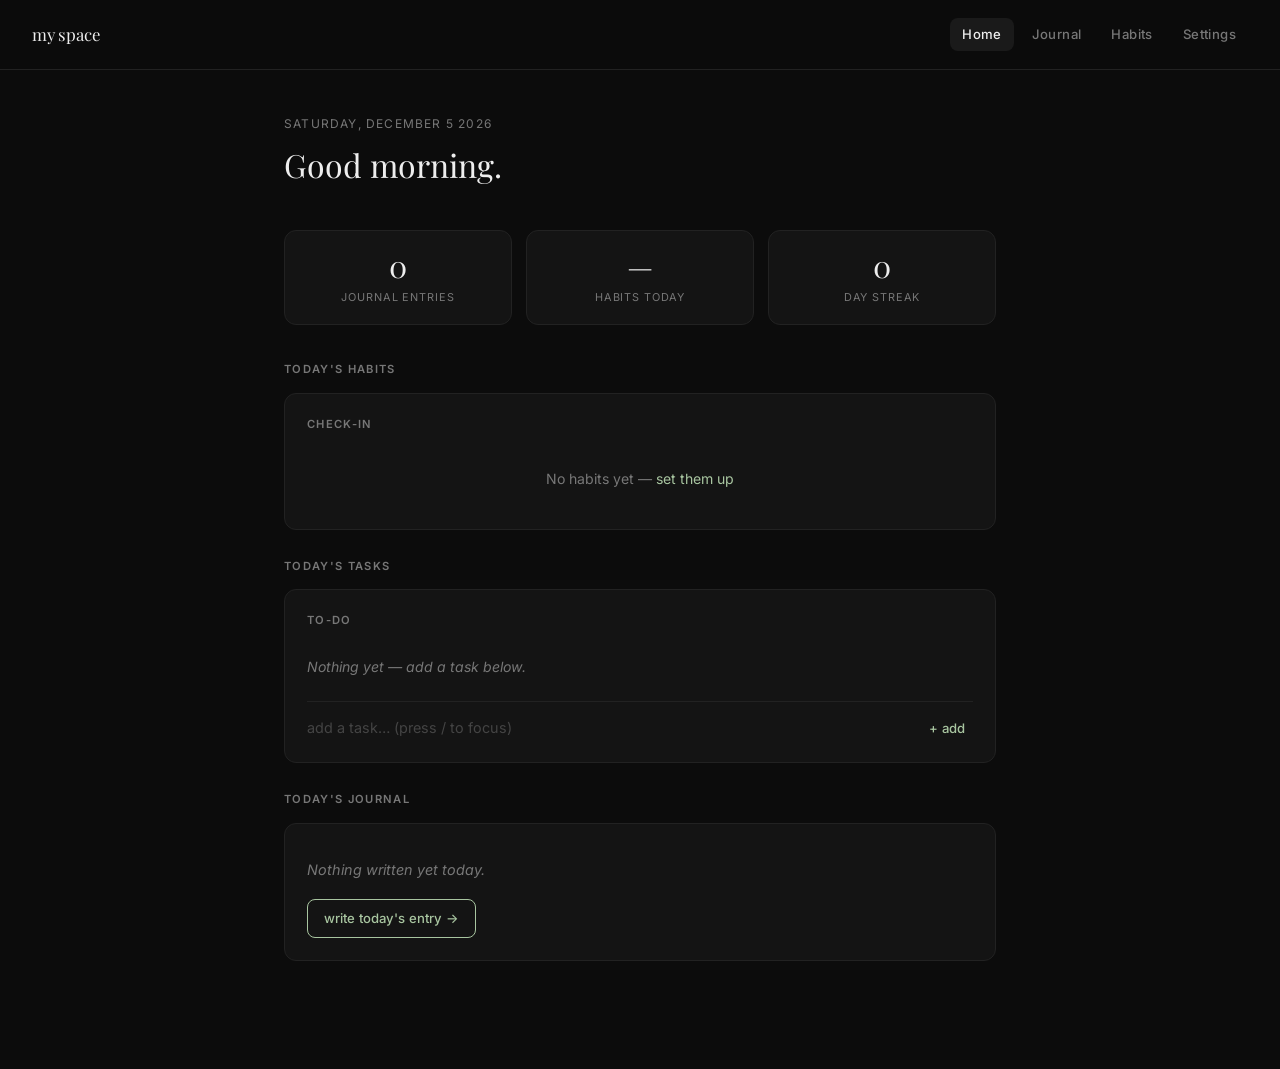
<file: index.html>
<!DOCTYPE html>
<html lang="en">
<head>
  <meta charset="UTF-8">
  <meta name="viewport" content="width=device-width, initial-scale=1.0">
  <title>My Space</title>
  <link rel="preconnect" href="https://fonts.googleapis.com">
  <link href="https://fonts.googleapis.com/css2?family=Inter:wght@300;400;500;600&family=Playfair+Display:ital,wght@0,400;1,400&display=swap" rel="stylesheet">
  <link rel="stylesheet" href="shared.css">
  <style>
    main { max-width: 760px; margin: 0 auto; padding: 44px 24px 80px; }

    .date-line { font-size: 0.75rem; color: var(--text-dim); text-transform: uppercase; letter-spacing: 0.1em; margin-bottom: 6px; }

    .greeting {
      font-family: 'Playfair Display', serif;
      font-size: 2rem;
      color: var(--text-bright);
      margin-bottom: 40px;
      font-weight: 400;
    }

    /* Stats */
    .stats-row { display: grid; grid-template-columns: repeat(3, 1fr); gap: 14px; margin-bottom: 36px; }

    .stat-box {
      background: var(--surface);
      border: 1px solid var(--border);
      border-radius: var(--radius);
      padding: 18px;
      text-align: center;
      transition: border-color 0.2s;
    }

    .stat-box:hover { border-color: var(--muted); }

    .stat-num {
      font-family: 'Playfair Display', serif;
      font-size: 1.9rem;
      color: var(--text-bright);
      display: block;
      line-height: 1.1;
    }

    .stat-label { font-size: 0.68rem; color: var(--text-dim); text-transform: uppercase; letter-spacing: 0.08em; margin-top: 6px; }

    /* Habits */
    .card-header { display: flex; justify-content: space-between; align-items: center; margin-bottom: 18px; }
    .card-progress { font-size: 0.78rem; color: var(--accent); font-weight: 600; }

    .habit-row {
      display: flex;
      align-items: center;
      gap: 12px;
      padding: 11px 0;
      border-bottom: 1px solid var(--border);
      cursor: pointer;
      user-select: none;
      transition: opacity 0.15s;
    }

    .habit-row:last-child { border-bottom: none; }
    .habit-row:active { opacity: 0.7; }

    .habit-check {
      width: 22px; height: 22px;
      border-radius: 50%;
      border: 1.5px solid var(--muted);
      flex-shrink: 0;
      display: flex; align-items: center; justify-content: center;
      transition: all 0.2s;
    }

    .habit-row.done .habit-check { background: var(--accent); border-color: var(--accent); }
    .habit-check svg { display: none; }
    .habit-row.done .habit-check svg { display: block; }

    .habit-emoji { font-size: 1rem; flex-shrink: 0; }

    .habit-name { flex: 1; font-size: 0.93rem; color: var(--text); transition: color 0.2s; }
    .habit-row.done .habit-name { color: var(--text-dim); text-decoration: line-through; }

    .habit-streak { font-size: 0.72rem; color: var(--text-dim); }
    .habit-row.done .habit-streak { color: var(--accent); }

    .no-habits { text-align: center; color: var(--text-dim); font-size: 0.88rem; padding: 16px 0; }
    .no-habits a { color: var(--accent); text-decoration: none; }

    /* Tasks */
    .task-row {
      display: flex;
      align-items: center;
      gap: 12px;
      padding: 11px 0;
      border-bottom: 1px solid var(--border);
    }

    .task-row:last-child { border-bottom: none; }

    .task-check {
      width: 20px; height: 20px;
      border-radius: 5px;
      border: 1.5px solid var(--muted);
      flex-shrink: 0;
      display: flex; align-items: center; justify-content: center;
      cursor: pointer;
      transition: all 0.2s;
    }

    .task-check:hover { border-color: var(--accent); }
    .task-row.done .task-check { background: var(--accent); border-color: var(--accent); }
    .task-check svg { display: none; }
    .task-row.done .task-check svg { display: block; }

    .task-priority {
      width: 6px; height: 6px;
      border-radius: 50%;
      flex-shrink: 0;
      background: transparent;
      cursor: pointer;
      transition: all 0.15s;
    }

    .task-priority.p1 { background: #c09050; }
    .task-priority.p2 { background: #c08080; }
    .task-priority.p3 { background: #8080c0; }

    .task-name {
      flex: 1;
      font-size: 0.93rem;
      color: var(--text);
      cursor: pointer;
      transition: color 0.2s;
    }

    .task-row.done .task-name { color: var(--text-dim); text-decoration: line-through; }

    .task-del {
      background: none; border: none;
      color: var(--muted);
      cursor: pointer; font-size: 0.78rem;
      padding: 2px 6px;
      opacity: 0; transition: opacity 0.15s, color 0.15s;
      border-radius: 4px;
    }

    .task-row:hover .task-del { opacity: 1; }
    .task-del:hover { color: var(--danger); background: var(--danger-dark); }

    .task-inline-edit {
      flex: 1;
      background: transparent;
      border: none;
      border-bottom: 1px solid var(--accent);
      outline: none;
      color: var(--text-bright);
      font-family: 'Inter', sans-serif;
      font-size: 0.93rem;
      padding: 2px 0;
    }

    .task-input-row {
      display: flex;
      gap: 10px;
      margin-top: 14px;
      padding-top: 14px;
      border-top: 1px solid var(--border);
      align-items: center;
    }

    .task-input {
      flex: 1;
      background: transparent;
      border: none;
      outline: none;
      color: var(--text);
      font-family: 'Inter', sans-serif;
      font-size: 0.9rem;
    }

    .task-input::placeholder { color: var(--muted); }

    .task-add-btn {
      background: none; border: none;
      color: var(--accent);
      cursor: pointer; font-size: 0.82rem;
      font-family: 'Inter', sans-serif;
      font-weight: 500; padding: 4px 8px;
      transition: opacity 0.2s;
      white-space: nowrap;
    }

    .task-add-btn:hover { opacity: 0.7; }

    .no-tasks { color: var(--text-dim); font-size: 0.88rem; font-style: italic; padding: 8px 0; }

    /* Priority picker */
    .priority-picker {
      display: none;
      position: absolute;
      background: var(--surface2);
      border: 1px solid var(--border);
      border-radius: 8px;
      padding: 6px;
      gap: 6px;
      z-index: 50;
      flex-direction: column;
      box-shadow: 0 8px 24px rgba(0,0,0,0.4);
    }

    .priority-picker.open { display: flex; }

    .priority-opt {
      display: flex; align-items: center; gap: 8px;
      padding: 6px 10px; border-radius: 6px;
      cursor: pointer; font-size: 0.8rem; color: var(--text);
      transition: background 0.1s;
    }

    .priority-opt:hover { background: var(--surface); }
    .priority-opt .dot { width: 8px; height: 8px; border-radius: 50%; }

    /* Journal preview */
    .journal-preview-text { font-size: 0.9rem; color: var(--text); line-height: 1.9; margin-bottom: 16px; white-space: pre-wrap; }
    .journal-preview-text.empty { color: var(--text-dim); font-style: italic; }

    .mood-badge { font-size: 1.1rem; margin-right: 6px; }

    /* Quick links */
    .quick-links { display: grid; grid-template-columns: 1fr 1fr; gap: 12px; margin-bottom: 28px; }

    .quick-link {
      display: flex; align-items: center; gap: 10px;
      background: var(--surface); border: 1px solid var(--border);
      border-radius: var(--radius); padding: 14px 18px;
      text-decoration: none; color: var(--text);
      font-size: 0.88rem; font-weight: 500;
      transition: all 0.15s;
    }

    .quick-link:hover { border-color: var(--muted); color: var(--text-bright); background: var(--surface2); }
    .quick-link svg { color: var(--text-dim); flex-shrink: 0; }
  </style>
</head>
<body>

<nav class="topnav">
  <a href="index.html" class="nav-brand">my space</a>
  <div class="nav-links">
    <a href="index.html" class="active">Home</a>
    <a href="journal.html">Journal</a>
    <a href="habits.html">Habits</a>
    <a href="settings.html">Settings</a>
  </div>
</nav>

<nav class="bottom-nav">
  <a href="index.html" class="active">
    <svg viewBox="0 0 24 24" fill="none" stroke="currentColor" stroke-width="2"><path d="M3 9l9-7 9 7v11a2 2 0 01-2 2H5a2 2 0 01-2-2z"/><polyline points="9 22 9 12 15 12 15 22"/></svg>
    Home
  </a>
  <a href="journal.html">
    <svg viewBox="0 0 24 24" fill="none" stroke="currentColor" stroke-width="2"><path d="M14 2H6a2 2 0 00-2 2v16a2 2 0 002 2h12a2 2 0 002-2V8z"/><polyline points="14 2 14 8 20 8"/></svg>
    Journal
  </a>
  <a href="habits.html">
    <svg viewBox="0 0 24 24" fill="none" stroke="currentColor" stroke-width="2"><polyline points="9 11 12 14 22 4"/><path d="M21 12v7a2 2 0 01-2 2H5a2 2 0 01-2-2V5a2 2 0 012-2h11"/></svg>
    Habits
  </a>
  <a href="settings.html">
    <svg viewBox="0 0 24 24" fill="none" stroke="currentColor" stroke-width="2"><circle cx="12" cy="12" r="3"/><path d="M19.4 15a1.65 1.65 0 00.33 1.82l.06.06a2 2 0 010 2.83 2 2 0 01-2.83 0l-.06-.06a1.65 1.65 0 00-1.82-.33 1.65 1.65 0 00-1 1.51V21a2 2 0 01-2 2 2 2 0 01-2-2v-.09A1.65 1.65 0 009 19.4a1.65 1.65 0 00-1.82.33l-.06.06a2 2 0 01-2.83 0 2 2 0 010-2.83l.06-.06A1.65 1.65 0 004.68 15a1.65 1.65 0 00-1.51-1H3a2 2 0 01-2-2 2 2 0 012-2h.09A1.65 1.65 0 004.6 9a1.65 1.65 0 00-.33-1.82l-.06-.06a2 2 0 010-2.83 2 2 0 012.83 0l.06.06A1.65 1.65 0 009 4.68a1.65 1.65 0 001-1.51V3a2 2 0 012-2 2 2 0 012 2v.09a1.65 1.65 0 001 1.51 1.65 1.65 0 001.82-.33l.06-.06a2 2 0 012.83 0 2 2 0 010 2.83l-.06.06A1.65 1.65 0 0019.4 9a1.65 1.65 0 001.51 1H21a2 2 0 012 2 2 2 0 01-2 2h-.09a1.65 1.65 0 00-1.51 1z"/></svg>
    Settings
  </a>
</nav>

<main>
  <div class="date-line fade-up" id="dateDisplay"></div>
  <h1 class="greeting fade-up-2" id="greeting"></h1>

  <div class="stats-row fade-up-3">
    <div class="stat-box">
      <span class="stat-num" id="statEntries">0</span>
      <div class="stat-label">journal entries</div>
    </div>
    <div class="stat-box">
      <span class="stat-num" id="statHabitsToday">—</span>
      <div class="stat-label">habits today</div>
    </div>
    <div class="stat-box">
      <span class="stat-num" id="statStreak">0</span>
      <div class="stat-label">day streak</div>
    </div>
  </div>

  <div class="section-label">today's habits</div>
  <div class="card">
    <div class="card-header">
      <span class="section-label" style="margin:0">check-in</span>
      <span class="card-progress" id="habitsProgress"></span>
    </div>
    <div id="habitsList"></div>
  </div>

  <div class="section-label">today's tasks</div>
  <div class="card" style="position:relative">
    <div class="card-header">
      <span class="section-label" style="margin:0">to-do</span>
      <span class="card-progress" id="tasksProgress"></span>
    </div>
    <div id="tasksList"></div>
    <div class="task-input-row">
      <input class="task-input" id="taskInput" placeholder="add a task… (press / to focus)" maxlength="120" autocomplete="off">
      <button class="task-add-btn" id="taskAddBtn">+ add</button>
    </div>
    <div id="priorityPicker" class="priority-picker">
      <div class="priority-opt" data-p="0"><span class="dot" style="background:var(--muted)"></span>None</div>
      <div class="priority-opt" data-p="1"><span class="dot" style="background:#c09050"></span>Low</div>
      <div class="priority-opt" data-p="2"><span class="dot" style="background:#c08080"></span>Medium</div>
      <div class="priority-opt" data-p="3"><span class="dot" style="background:#8080c0"></span>High</div>
    </div>
  </div>

  <div class="section-label">today's journal</div>
  <div class="card">
    <div id="journalMood" style="margin-bottom:10px"></div>
    <div class="journal-preview-text" id="journalPreview"></div>
    <a href="journal.html" class="btn btn-accent" id="journalBtn">write today's entry →</a>
  </div>

</main>

<script src="shared.js"></script>
<script>
const TODAY = new Date().toISOString().split('T')[0];
const DAYS = ['Sunday','Monday','Tuesday','Wednesday','Thursday','Friday','Saturday'];
const MONTHS = ['January','February','March','April','May','June','July','August','September','October','November','December'];

function getHabits() { return JSON.parse(localStorage.getItem('habits') || '[]'); }
function getChecks() { return JSON.parse(localStorage.getItem('checks') || '{}'); }
function saveChecks(c) { localStorage.setItem('checks', JSON.stringify(c)); }
function getEntries() { return JSON.parse(localStorage.getItem('journalEntries') || '{}'); }
function getTasks() { return JSON.parse(localStorage.getItem('tasks_' + TODAY) || '[]'); }
function saveTasks(t) { localStorage.setItem('tasks_' + TODAY, JSON.stringify(t)); }

// Date & greeting
const now = new Date();
const hour = now.getHours();
const greetWord = hour < 5 ? 'Up late' : hour < 12 ? 'Good morning' : hour < 17 ? 'Good afternoon' : 'Good evening';
const settings = getSettings();
const name = settings.name ? ', ' + settings.name : '';

document.getElementById('dateDisplay').textContent =
  `${DAYS[now.getDay()]}, ${MONTHS[now.getMonth()]} ${now.getDate()} ${now.getFullYear()}`;
document.getElementById('greeting').textContent = greetWord + name + '.';

// Stats
function updateStats() {
  const entries = getEntries();
  const habits = getHabits();
  const checks = getChecks();
  const todayChecks = checks[TODAY] || {};
  const doneCnt = habits.filter(h => todayChecks[h.id]).length;

  document.getElementById('statEntries').textContent = Object.keys(entries).length;
  document.getElementById('statHabitsToday').textContent =
    habits.length ? `${doneCnt}/${habits.length}` : '—';

  let streak = 0;
  const d = new Date();
  while (true) {
    const key = d.toISOString().split('T')[0];
    if (entries[key]) { streak++; d.setDate(d.getDate() - 1); } else break;
  }
  document.getElementById('statStreak').textContent = streak;
}

// Habits
function getStreak(habitId) {
  const checks = getChecks();
  let streak = 0;
  const d = new Date();
  d.setDate(d.getDate() - 1);
  while (true) {
    const key = d.toISOString().split('T')[0];
    if (checks[key]?.[habitId]) { streak++; d.setDate(d.getDate() - 1); } else break;
  }
  return streak;
}

function renderHabits() {
  const habits = getHabits();
  const checks = getChecks();
  const todayChecks = checks[TODAY] || {};
  const list = document.getElementById('habitsList');
  const progress = document.getElementById('habitsProgress');

  if (!habits.length) {
    list.innerHTML = `<div class="no-habits">No habits yet — <a href="habits.html">set them up</a></div>`;
    progress.textContent = '';
    return;
  }

  const done = habits.filter(h => todayChecks[h.id]).length;
  progress.textContent = `${done} / ${habits.length}`;

  list.innerHTML = habits.map(h => {
    const checked = !!todayChecks[h.id];
    const streak = getStreak(h.id);
    return `<div class="habit-row ${checked ? 'done' : ''}" data-id="${h.id}">
      <div class="habit-check">
        <svg width="11" height="9" viewBox="0 0 11 9" fill="none"><path d="M1 4L4 7.5L10 1" stroke="#0c0c0c" stroke-width="2" stroke-linecap="round" stroke-linejoin="round"/></svg>
      </div>
      ${h.emoji ? `<span class="habit-emoji">${h.emoji}</span>` : ''}
      <span class="habit-name">${h.name}</span>
      <span class="habit-streak">${streak > 0 ? streak + 'd 🔥' : ''}</span>
    </div>`;
  }).join('');

  list.querySelectorAll('.habit-row').forEach(row => {
    row.addEventListener('click', () => {
      const id = row.dataset.id;
      const c = getChecks();
      if (!c[TODAY]) c[TODAY] = {};
      c[TODAY][id] = !c[TODAY][id];
      saveChecks(c);
      const allDone = getHabits().every(h => c[TODAY][h.id]);
      if (allDone && getHabits().length > 0) toast('All habits done today! 🎉', 'success', 3000);
      renderHabits();
      updateStats();
    });
  });
}

// Tasks
let pickerTargetIdx = null;

function renderTasks() {
  const tasks = getTasks();
  const list = document.getElementById('tasksList');
  const progress = document.getElementById('tasksProgress');
  const done = tasks.filter(t => t.done).length;
  progress.textContent = tasks.length ? `${done} / ${tasks.length}` : '';

  if (!tasks.length) {
    list.innerHTML = '<div class="no-tasks">Nothing yet — add a task below.</div>';
    return;
  }

  const PRIORITY_CLASSES = ['', 'p1', 'p2', 'p3'];

  list.innerHTML = tasks.map((t, i) => `
    <div class="task-row ${t.done ? 'done' : ''}" data-i="${i}">
      <div class="task-check" data-i="${i}">
        <svg width="11" height="9" viewBox="0 0 11 9" fill="none"><path d="M1 4L4 7.5L10 1" stroke="#0c0c0c" stroke-width="2" stroke-linecap="round" stroke-linejoin="round"/></svg>
      </div>
      <div class="task-priority ${PRIORITY_CLASSES[t.priority || 0]}" data-i="${i}" title="set priority"></div>
      <span class="task-name" data-i="${i}">${t.text}</span>
      <button class="task-del" data-i="${i}">✕</button>
    </div>
  `).join('');

  // Check
  list.querySelectorAll('.task-check').forEach(el => {
    el.addEventListener('click', () => {
      const tasks = getTasks();
      tasks[el.dataset.i].done = !tasks[el.dataset.i].done;
      saveTasks(tasks);
      renderTasks();
      updateStats();
    });
  });

  // Inline edit
  list.querySelectorAll('.task-name').forEach(el => {
    el.addEventListener('click', () => {
      const i = el.dataset.i;
      const tasks = getTasks();
      const input = document.createElement('input');
      input.value = tasks[i].text;
      input.className = 'task-inline-edit';
      el.replaceWith(input);
      input.focus(); input.select();
      function commit() {
        const val = input.value.trim();
        if (val) tasks[i].text = val;
        saveTasks(tasks);
        toast('Task updated', 'success');
        renderTasks();
      }
      input.addEventListener('blur', commit);
      input.addEventListener('keydown', e => {
        if (e.key === 'Enter') input.blur();
        if (e.key === 'Escape') { saveTasks(tasks); renderTasks(); }
      });
    });
  });

  // Priority
  list.querySelectorAll('.task-priority').forEach(el => {
    el.addEventListener('click', (e) => {
      e.stopPropagation();
      pickerTargetIdx = parseInt(el.dataset.i);
      const picker = document.getElementById('priorityPicker');
      picker.style.top = (el.getBoundingClientRect().bottom - el.closest('.card').getBoundingClientRect().top + 4) + 'px';
      picker.style.left = (el.getBoundingClientRect().left - el.closest('.card').getBoundingClientRect().left) + 'px';
      picker.classList.toggle('open');
    });
  });

  // Delete
  list.querySelectorAll('.task-del').forEach(el => {
    el.addEventListener('click', () => {
      const tasks = getTasks();
      tasks.splice(el.dataset.i, 1);
      saveTasks(tasks);
      toast('Task removed');
      renderTasks();
    });
  });
}

// Priority picker
document.getElementById('priorityPicker').querySelectorAll('.priority-opt').forEach(opt => {
  opt.addEventListener('click', () => {
    if (pickerTargetIdx === null) return;
    const tasks = getTasks();
    tasks[pickerTargetIdx].priority = parseInt(opt.dataset.p);
    saveTasks(tasks);
    document.getElementById('priorityPicker').classList.remove('open');
    renderTasks();
  });
});

document.addEventListener('click', () => {
  document.getElementById('priorityPicker').classList.remove('open');
});

// Add task
function addTask() {
  const input = document.getElementById('taskInput');
  const text = input.value.trim();
  if (!text) return;
  const tasks = getTasks();
  tasks.push({ text, done: false, priority: 0 });
  saveTasks(tasks);
  input.value = '';
  toast('Task added', 'success');
  renderTasks();
}

document.getElementById('taskAddBtn').addEventListener('click', addTask);
document.getElementById('taskInput').addEventListener('keydown', e => { if (e.key === 'Enter') addTask(); });

// Keyboard shortcut: / to focus task input
document.addEventListener('keydown', e => {
  if (e.key === '/' && document.activeElement.tagName !== 'INPUT' && document.activeElement.tagName !== 'TEXTAREA') {
    e.preventDefault();
    document.getElementById('taskInput').focus();
  }
});

// Journal preview
function renderJournal() {
  const entries = getEntries();
  const el = document.getElementById('journalPreview');
  const btn = document.getElementById('journalBtn');
  const moodEl = document.getElementById('journalMood');

  if (entries[TODAY]) {
    const entry = entries[TODAY];
    const text = typeof entry === 'object' ? entry.text : entry;
    const mood = typeof entry === 'object' ? entry.mood : null;
    el.textContent = text.length > 220 ? text.slice(0, 220) + '…' : text;
    el.classList.remove('empty');
    moodEl.innerHTML = mood ? `<span class="mood-badge">${mood}</span>` : '';
    btn.textContent = 'edit today\'s entry →';
  } else {
    el.textContent = 'Nothing written yet today.';
    el.classList.add('empty');
    moodEl.innerHTML = '';
    btn.textContent = 'write today\'s entry →';
  }
}

renderHabits();
renderTasks();
renderJournal();
updateStats();
</script>
</body>
</html>
</file>
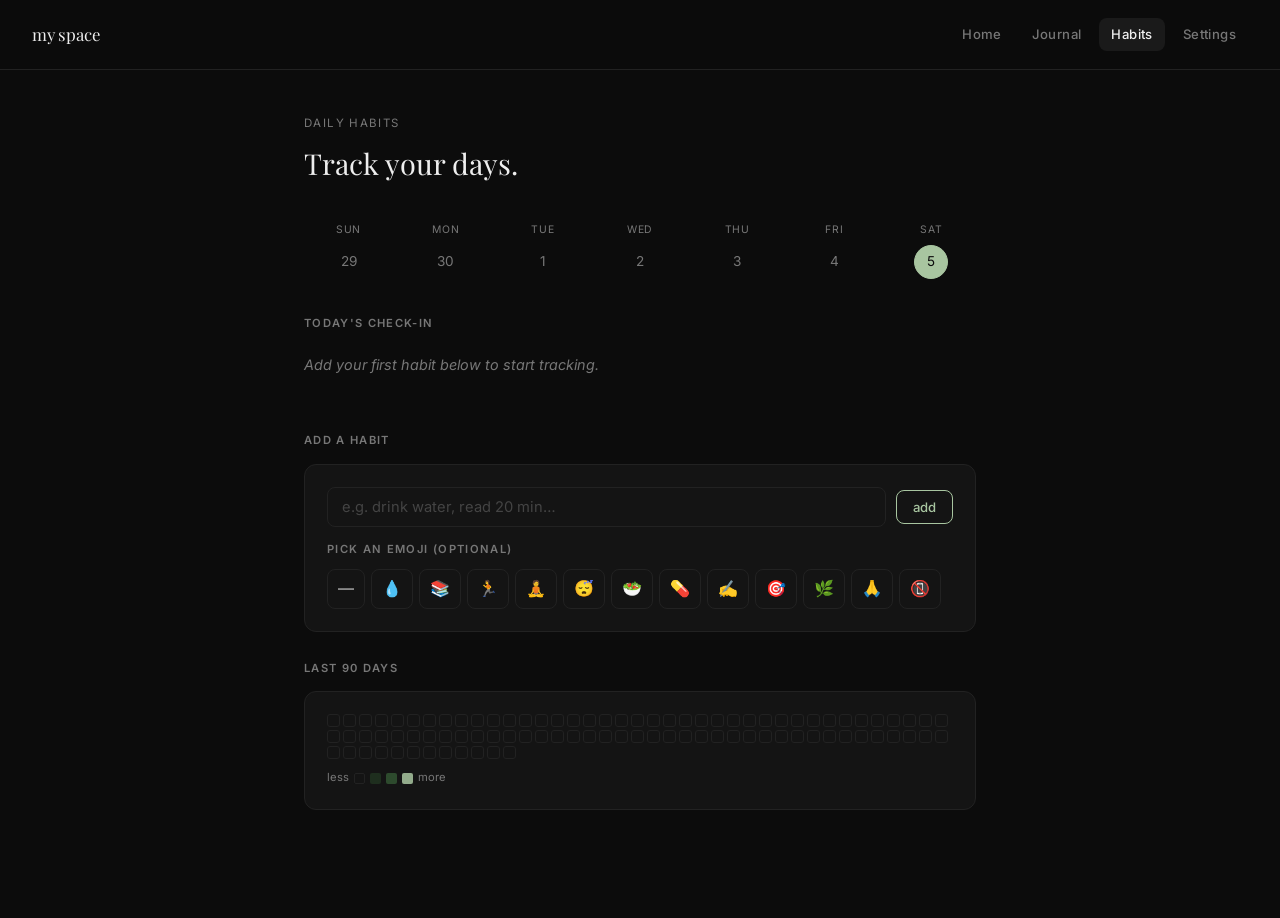
<file: habits.html>
<!DOCTYPE html>
<html lang="en">
<head>
  <meta charset="UTF-8">
  <meta name="viewport" content="width=device-width, initial-scale=1.0">
  <title>Habits — My Space</title>
  <link rel="preconnect" href="https://fonts.googleapis.com">
  <link href="https://fonts.googleapis.com/css2?family=Inter:wght@300;400;500;600&family=Playfair+Display:ital,wght@0,400;1,400&display=swap" rel="stylesheet">
  <link rel="stylesheet" href="shared.css">
  <style>
    main { max-width: 720px; margin: 0 auto; padding: 44px 24px 80px; }

    .page-header { margin-bottom: 36px; }
    .page-label { font-size: 0.72rem; text-transform: uppercase; letter-spacing: 0.12em; color: var(--text-dim); margin-bottom: 8px; }
    h1 { font-family: 'Playfair Display', serif; font-size: 1.8rem; color: var(--text-bright); font-weight: 400; }

    /* Week strip */
    .week-strip { display: flex; gap: 8px; margin-bottom: 36px; }
    .week-day { flex: 1; text-align: center; cursor: pointer; }
    .week-day-label { font-size: 0.65rem; color: var(--text-dim); text-transform: uppercase; letter-spacing: 0.06em; margin-bottom: 6px; }
    .week-day-num {
      width: 34px; height: 34px; border-radius: 50%;
      display: flex; align-items: center; justify-content: center;
      font-size: 0.85rem; color: var(--text-dim);
      margin: 0 auto; border: 1px solid transparent;
      transition: all 0.15s;
    }
    .week-day.today .week-day-num { border-color: var(--accent); color: var(--accent); }
    .week-day.selected .week-day-num { background: var(--accent); color: #0c0c0c; border-color: var(--accent); }
    .week-day.has-data .week-day-label::after { content: '·'; color: var(--accent); margin-left: 2px; }

    /* Habit list */
    .habit-row {
      display: flex; align-items: center; gap: 12px;
      padding: 13px 0; border-bottom: 1px solid var(--border);
      transition: opacity 0.2s;
    }
    .habit-row:first-of-type { border-top: 1px solid var(--border); }

    .habit-check {
      width: 24px; height: 24px; border-radius: 50%;
      border: 1.5px solid var(--muted);
      flex-shrink: 0;
      display: flex; align-items: center; justify-content: center;
      cursor: pointer; transition: all 0.2s;
    }
    .habit-check:hover { border-color: var(--accent); }
    .habit-row.done .habit-check { background: var(--accent); border-color: var(--accent); }
    .habit-check svg { display: none; }
    .habit-row.done .habit-check svg { display: block; }

    .habit-emoji-display { font-size: 1.1rem; flex-shrink: 0; min-width: 24px; text-align: center; }

    .habit-info { flex: 1; min-width: 0; }
    .habit-name { font-size: 0.95rem; color: var(--text); transition: color 0.2s; }
    .habit-row.done .habit-name { color: var(--text-dim); text-decoration: line-through; }
    .habit-meta { font-size: 0.73rem; color: var(--text-dim); margin-top: 2px; }
    .habit-streak-badge { color: var(--accent); }

    .habit-actions { display: flex; gap: 6px; opacity: 0; transition: opacity 0.15s; }
    .habit-row:hover .habit-actions { opacity: 1; }

    .icon-btn {
      background: none; border: none;
      color: var(--text-dim); cursor: pointer;
      padding: 4px 6px; font-size: 0.75rem;
      border-radius: 5px; transition: all 0.15s;
    }

    .icon-btn:hover { color: var(--text); background: var(--surface2); }
    .icon-btn.del:hover { color: var(--danger); background: var(--danger-dark); }

    /* Add habit */
    .add-form { display: flex; gap: 10px; align-items: center; }
    .add-form input { flex: 1; }

    .emoji-picker-row {
      display: flex; gap: 6px; flex-wrap: wrap;
      margin-top: 10px;
    }

    .emoji-opt {
      background: var(--surface); border: 1px solid var(--border);
      border-radius: 8px; padding: 6px 10px;
      font-size: 1rem; cursor: pointer;
      transition: all 0.15s;
    }

    .emoji-opt:hover, .emoji-opt.selected { border-color: var(--accent); background: var(--accent-dark); }

    /* Heatmap */
    .heatmap { display: flex; gap: 3px; flex-wrap: wrap; }
    .heatmap-cell {
      width: 13px; height: 13px; border-radius: 3px;
      background: var(--surface); border: 1px solid var(--border);
      transition: background 0.2s;
    }
    .heatmap-cell.low { background: #1e2e1e; border-color: #1e2e1e; }
    .heatmap-cell.mid { background: #2d4a2d; border-color: #2d4a2d; }
    .heatmap-cell.high { background: var(--accent); border-color: var(--accent); opacity: 0.85; }

    .heatmap-legend {
      display: flex; align-items: center; gap: 5px;
      margin-top: 10px; font-size: 0.7rem; color: var(--text-dim);
    }

    .legend-cell { width: 11px; height: 11px; border-radius: 2px; }

    .empty-habits { color: var(--text-dim); font-size: 0.9rem; padding: 20px 0; font-style: italic; }

    /* Edit modal */
    .modal-overlay {
      display: none; position: fixed; inset: 0;
      background: rgba(0,0,0,0.6); z-index: 200;
      align-items: center; justify-content: center;
    }
    .modal-overlay.open { display: flex; }
    .modal {
      background: var(--surface); border: 1px solid var(--border);
      border-radius: 14px; padding: 28px; width: 360px; max-width: 90vw;
    }
    .modal h3 { font-size: 1rem; color: var(--text-bright); margin-bottom: 18px; font-weight: 500; }
    .modal-footer { display: flex; justify-content: flex-end; gap: 8px; margin-top: 20px; }
  </style>
</head>
<body>

<nav class="topnav">
  <a href="index.html" class="nav-brand">my space</a>
  <div class="nav-links">
    <a href="index.html">Home</a>
    <a href="journal.html">Journal</a>
    <a href="habits.html" class="active">Habits</a>
    <a href="settings.html">Settings</a>
  </div>
</nav>

<nav class="bottom-nav">
  <a href="index.html">
    <svg viewBox="0 0 24 24" fill="none" stroke="currentColor" stroke-width="2"><path d="M3 9l9-7 9 7v11a2 2 0 01-2 2H5a2 2 0 01-2-2z"/><polyline points="9 22 9 12 15 12 15 22"/></svg>
    Home
  </a>
  <a href="journal.html">
    <svg viewBox="0 0 24 24" fill="none" stroke="currentColor" stroke-width="2"><path d="M14 2H6a2 2 0 00-2 2v16a2 2 0 002 2h12a2 2 0 002-2V8z"/><polyline points="14 2 14 8 20 8"/></svg>
    Journal
  </a>
  <a href="habits.html" class="active">
    <svg viewBox="0 0 24 24" fill="none" stroke="currentColor" stroke-width="2"><polyline points="9 11 12 14 22 4"/><path d="M21 12v7a2 2 0 01-2 2H5a2 2 0 01-2-2V5a2 2 0 012-2h11"/></svg>
    Habits
  </a>
  <a href="settings.html">
    <svg viewBox="0 0 24 24" fill="none" stroke="currentColor" stroke-width="2"><circle cx="12" cy="12" r="3"/><path d="M19.4 15a1.65 1.65 0 00.33 1.82l.06.06a2 2 0 010 2.83 2 2 0 01-2.83 0l-.06-.06a1.65 1.65 0 00-1.82-.33 1.65 1.65 0 00-1 1.51V21a2 2 0 01-2 2 2 2 0 01-2-2v-.09A1.65 1.65 0 009 19.4a1.65 1.65 0 00-1.82.33l-.06.06a2 2 0 01-2.83 0 2 2 0 010-2.83l.06-.06A1.65 1.65 0 004.68 15a1.65 1.65 0 00-1.51-1H3a2 2 0 01-2-2 2 2 0 012-2h.09A1.65 1.65 0 004.6 9a1.65 1.65 0 00-.33-1.82l-.06-.06a2 2 0 010-2.83 2 2 0 012.83 0l.06.06A1.65 1.65 0 009 4.68a1.65 1.65 0 001-1.51V3a2 2 0 012-2 2 2 0 012 2v.09a1.65 1.65 0 001 1.51 1.65 1.65 0 001.82-.33l.06-.06a2 2 0 012.83 0 2 2 0 010 2.83l-.06.06A1.65 1.65 0 0019.4 9a1.65 1.65 0 001.51 1H21a2 2 0 012 2 2 2 0 01-2 2h-.09a1.65 1.65 0 00-1.51 1z"/></svg>
    Settings
  </a>
</nav>

<main>
  <div class="page-header fade-up">
    <div class="page-label">daily habits</div>
    <h1>Track your days.</h1>
  </div>

  <div class="week-strip fade-up-2" id="weekStrip"></div>

  <div class="section-label" id="checkInLabel" style="margin-bottom:0"></div>
  <div id="habitsList" style="margin-bottom:36px"></div>

  <div class="section-label">add a habit</div>
  <div class="card fade-up-3">
    <div class="add-form">
      <input type="text" id="habitInput" placeholder="e.g. drink water, read 20 min…" maxlength="60">
      <button class="btn btn-accent" id="addBtn">add</button>
    </div>
    <div style="margin-top:14px">
      <div class="section-label" style="margin-bottom:8px">pick an emoji (optional)</div>
      <div class="emoji-picker-row" id="emojiPicker">
        <div class="emoji-opt" data-e="">—</div>
        <div class="emoji-opt" data-e="💧">💧</div>
        <div class="emoji-opt" data-e="📚">📚</div>
        <div class="emoji-opt" data-e="🏃">🏃</div>
        <div class="emoji-opt" data-e="🧘">🧘</div>
        <div class="emoji-opt" data-e="😴">😴</div>
        <div class="emoji-opt" data-e="🥗">🥗</div>
        <div class="emoji-opt" data-e="💊">💊</div>
        <div class="emoji-opt" data-e="✍️">✍️</div>
        <div class="emoji-opt" data-e="🎯">🎯</div>
        <div class="emoji-opt" data-e="🌿">🌿</div>
        <div class="emoji-opt" data-e="🙏">🙏</div>
        <div class="emoji-opt" data-e="📵">📵</div>
      </div>
    </div>
  </div>

  <div class="section-label">last 90 days</div>
  <div class="card">
    <div class="heatmap" id="heatmap"></div>
    <div class="heatmap-legend">
      <span>less</span>
      <div class="legend-cell" style="background:var(--surface);border:1px solid var(--border)"></div>
      <div class="legend-cell" style="background:#1e2e1e"></div>
      <div class="legend-cell" style="background:#2d4a2d"></div>
      <div class="legend-cell" style="background:var(--accent);opacity:0.85"></div>
      <span>more</span>
    </div>
  </div>
</main>

<!-- Edit modal -->
<div class="modal-overlay" id="editModal">
  <div class="modal">
    <h3>Edit habit</h3>
    <input type="text" id="editHabitInput" maxlength="60" style="margin-bottom:14px">
    <div class="section-label" style="margin-bottom:8px">emoji</div>
    <div class="emoji-picker-row" id="editEmojiPicker">
      <div class="emoji-opt" data-e="">—</div>
      <div class="emoji-opt" data-e="💧">💧</div>
      <div class="emoji-opt" data-e="📚">📚</div>
      <div class="emoji-opt" data-e="🏃">🏃</div>
      <div class="emoji-opt" data-e="🧘">🧘</div>
      <div class="emoji-opt" data-e="😴">😴</div>
      <div class="emoji-opt" data-e="🥗">🥗</div>
      <div class="emoji-opt" data-e="💊">💊</div>
      <div class="emoji-opt" data-e="✍️">✍️</div>
      <div class="emoji-opt" data-e="🎯">🎯</div>
      <div class="emoji-opt" data-e="🌿">🌿</div>
      <div class="emoji-opt" data-e="🙏">🙏</div>
      <div class="emoji-opt" data-e="📵">📵</div>
    </div>
    <div class="modal-footer">
      <button class="btn btn-ghost" id="editCancelBtn">cancel</button>
      <button class="btn btn-accent" id="editSaveBtn">save</button>
    </div>
  </div>
</div>

<script src="shared.js"></script>
<script>
const TODAY = new Date().toISOString().split('T')[0];
let selectedDate = TODAY;
let selectedEmoji = '';
let editingId = null;
let editEmoji = '';

const DAYS_SHORT = ['Sun','Mon','Tue','Wed','Thu','Fri','Sat'];
const MONTHS_SHORT = ['Jan','Feb','Mar','Apr','May','Jun','Jul','Aug','Sep','Oct','Nov','Dec'];

function getHabits() { return JSON.parse(localStorage.getItem('habits') || '[]'); }
function saveHabits(h) { localStorage.setItem('habits', JSON.stringify(h)); }
function getChecks() { return JSON.parse(localStorage.getItem('checks') || '{}'); }
function saveChecks(c) { localStorage.setItem('checks', JSON.stringify(c)); }
function dateStr(d) { return d.toISOString().split('T')[0]; }

// Week strip
function renderWeek() {
  const strip = document.getElementById('weekStrip');
  const checks = getChecks();
  const habits = getHabits();
  const days = Array.from({length: 7}, (_, i) => { const d = new Date(); d.setDate(d.getDate() - (6 - i)); return d; });

  strip.innerHTML = days.map(d => {
    const key = dateStr(d);
    const done = habits.filter(h => checks[key]?.[h.id]).length;
    const isToday = key === TODAY;
    const isSelected = key === selectedDate;
    return `<div class="week-day ${isToday ? 'today' : ''} ${isSelected ? 'selected' : ''} ${done > 0 ? 'has-data' : ''}" data-date="${key}">
      <div class="week-day-label">${DAYS_SHORT[d.getDay()]}</div>
      <div class="week-day-num">${d.getDate()}</div>
    </div>`;
  }).join('');

  strip.querySelectorAll('.week-day').forEach(el => {
    el.addEventListener('click', () => { selectedDate = el.dataset.date; renderWeek(); renderHabits(); });
  });
}

// Habits
function getStreak(habitId) {
  const checks = getChecks();
  let streak = 0;
  const d = new Date();
  if (checks[TODAY]?.[habitId]) streak++;
  d.setDate(d.getDate() - 1);
  while (true) {
    const key = dateStr(d);
    if (checks[key]?.[habitId]) { streak++; d.setDate(d.getDate() - 1); } else break;
  }
  return streak;
}

function renderHabits() {
  const habits = getHabits();
  const checks = getChecks();
  const dayChecks = checks[selectedDate] || {};
  const list = document.getElementById('habitsList');
  const isToday = selectedDate === TODAY;

  const d = new Date(selectedDate + 'T12:00:00');
  document.getElementById('checkInLabel').textContent = isToday
    ? "today's check-in"
    : `${DAYS_SHORT[d.getDay()]}, ${MONTHS_SHORT[d.getMonth()]} ${d.getDate()}`;

  if (!habits.length) {
    list.innerHTML = '<div class="empty-habits">Add your first habit below to start tracking.</div>';
    return;
  }

  list.innerHTML = habits.map(h => {
    const done = !!dayChecks[h.id];
    const streak = getStreak(h.id);
    return `<div class="habit-row ${done ? 'done' : ''}" data-id="${h.id}">
      <div class="habit-check" data-id="${h.id}">
        <svg width="11" height="9" viewBox="0 0 11 9" fill="none"><path d="M1 4L4 7.5L10 1" stroke="#0c0c0c" stroke-width="2" stroke-linecap="round" stroke-linejoin="round"/></svg>
      </div>
      <span class="habit-emoji-display">${h.emoji || ''}</span>
      <div class="habit-info">
        <div class="habit-name">${h.name}</div>
        ${streak > 0 ? `<div class="habit-meta"><span class="habit-streak-badge">🔥 ${streak} day streak</span></div>` : ''}
      </div>
      <div class="habit-actions">
        <button class="icon-btn" data-edit="${h.id}" title="edit">✎</button>
        <button class="icon-btn del" data-del="${h.id}" title="remove">✕</button>
      </div>
    </div>`;
  }).join('');

  list.querySelectorAll('.habit-check').forEach(el => {
    el.addEventListener('click', () => {
      const id = el.dataset.id;
      const c = getChecks();
      if (!c[selectedDate]) c[selectedDate] = {};
      c[selectedDate][id] = !c[selectedDate][id];
      saveChecks(c);
      const allDone = getHabits().every(h => c[selectedDate][h.id]);
      if (allDone && getHabits().length > 0 && selectedDate === TODAY) toast('All habits done! 🎉', 'success', 3000);
      renderHabits(); renderWeek(); renderHeatmap();
    });
  });

  list.querySelectorAll('[data-edit]').forEach(el => {
    el.addEventListener('click', e => { e.stopPropagation(); openEditModal(el.dataset.edit); });
  });

  list.querySelectorAll('[data-del]').forEach(el => {
    el.addEventListener('click', e => {
      e.stopPropagation();
      if (!confirm('Remove this habit?')) return;
      const habits = getHabits().filter(h => h.id !== el.dataset.del);
      saveHabits(habits);
      toast('Habit removed');
      renderHabits(); renderWeek(); renderHeatmap();
    });
  });
}

// Emoji picker (add form)
document.getElementById('emojiPicker').querySelectorAll('.emoji-opt').forEach(opt => {
  opt.addEventListener('click', () => {
    selectedEmoji = opt.dataset.e;
    document.getElementById('emojiPicker').querySelectorAll('.emoji-opt').forEach(o => o.classList.remove('selected'));
    opt.classList.add('selected');
  });
});

// Add habit
document.getElementById('addBtn').addEventListener('click', addHabit);
document.getElementById('habitInput').addEventListener('keydown', e => { if (e.key === 'Enter') addHabit(); });

function addHabit() {
  const input = document.getElementById('habitInput');
  const name = input.value.trim();
  if (!name) return;
  const habits = getHabits();
  habits.push({ id: Date.now().toString(), name, emoji: selectedEmoji });
  saveHabits(habits);
  input.value = '';
  selectedEmoji = '';
  document.getElementById('emojiPicker').querySelectorAll('.emoji-opt').forEach(o => o.classList.remove('selected'));
  toast('Habit added', 'success');
  renderHabits(); renderWeek(); renderHeatmap();
}

// Edit modal
function openEditModal(id) {
  editingId = id;
  const habit = getHabits().find(h => h.id === id);
  if (!habit) return;
  editEmoji = habit.emoji || '';
  document.getElementById('editHabitInput').value = habit.name;
  document.getElementById('editEmojiPicker').querySelectorAll('.emoji-opt').forEach(o => {
    o.classList.toggle('selected', o.dataset.e === editEmoji);
  });
  document.getElementById('editModal').classList.add('open');
  document.getElementById('editHabitInput').focus();
}

document.getElementById('editEmojiPicker').querySelectorAll('.emoji-opt').forEach(opt => {
  opt.addEventListener('click', () => {
    editEmoji = opt.dataset.e;
    document.getElementById('editEmojiPicker').querySelectorAll('.emoji-opt').forEach(o => o.classList.remove('selected'));
    opt.classList.add('selected');
  });
});

document.getElementById('editSaveBtn').addEventListener('click', () => {
  const name = document.getElementById('editHabitInput').value.trim();
  if (!name) return;
  const habits = getHabits();
  const h = habits.find(h => h.id === editingId);
  if (h) { h.name = name; h.emoji = editEmoji; }
  saveHabits(habits);
  document.getElementById('editModal').classList.remove('open');
  toast('Habit updated', 'success');
  renderHabits();
});

document.getElementById('editCancelBtn').addEventListener('click', () => {
  document.getElementById('editModal').classList.remove('open');
});

document.getElementById('editModal').addEventListener('click', e => {
  if (e.target === document.getElementById('editModal'))
    document.getElementById('editModal').classList.remove('open');
});

// Heatmap
function renderHeatmap() {
  const checks = getChecks();
  const habits = getHabits();
  const heatmap = document.getElementById('heatmap');
  const cells = [];
  for (let i = 89; i >= 0; i--) {
    const d = new Date(); d.setDate(d.getDate() - i);
    const key = dateStr(d);
    const done = habits.filter(h => checks[key]?.[h.id]).length;
    const ratio = habits.length ? done / habits.length : 0;
    let cls = '';
    if (ratio > 0 && ratio < 0.34) cls = 'low';
    else if (ratio >= 0.34 && ratio < 0.67) cls = 'mid';
    else if (ratio >= 0.67) cls = 'high';
    cells.push(`<div class="heatmap-cell ${cls}" title="${key}: ${done}/${habits.length}"></div>`);
  }
  heatmap.innerHTML = cells.join('');
}

renderWeek();
renderHabits();
renderHeatmap();
</script>
</body>
</html>
</file>
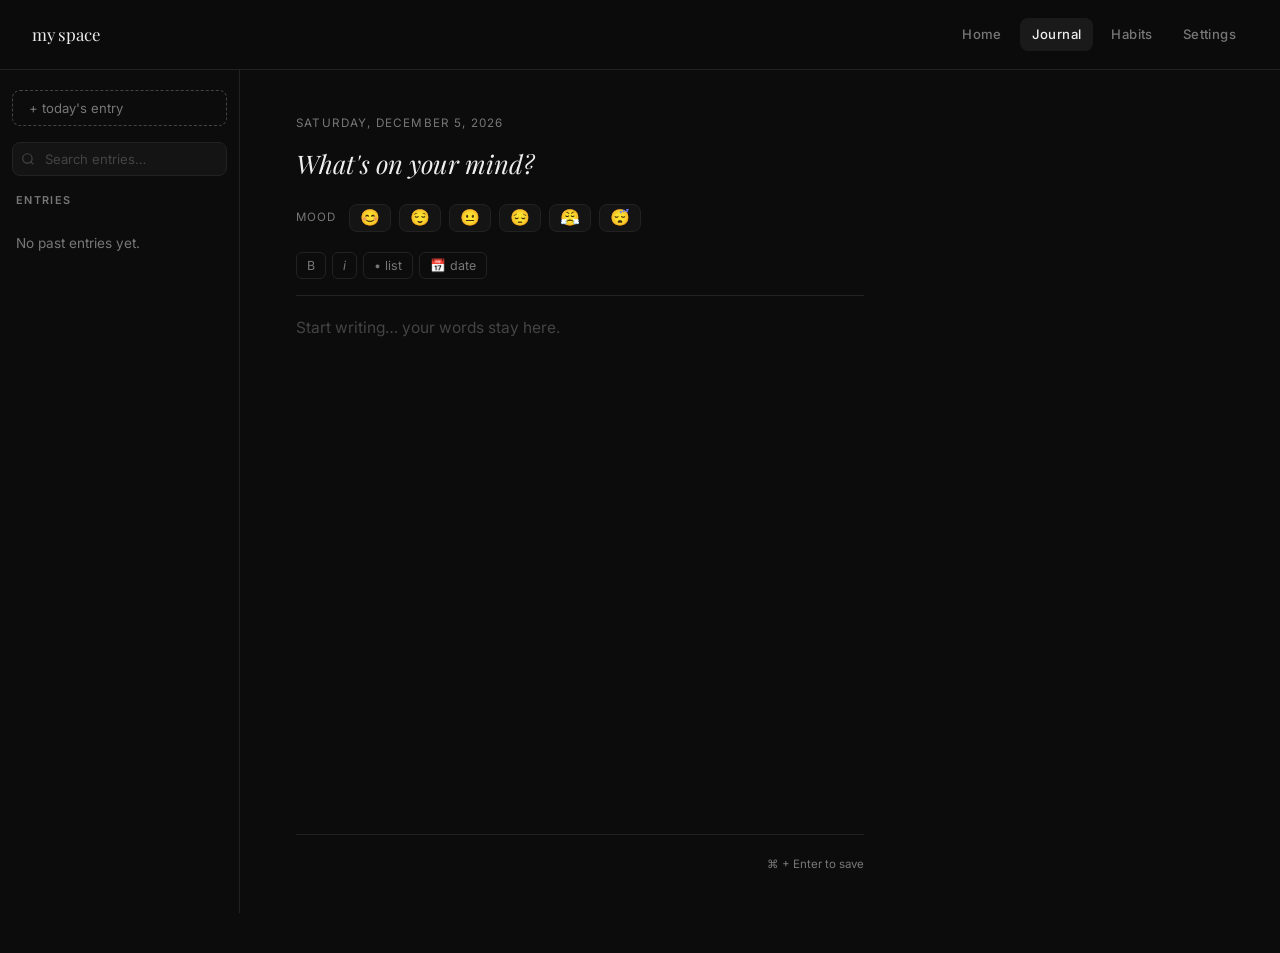
<file: journal.html>
<!DOCTYPE html>
<html lang="en">
<head>
  <meta charset="UTF-8">
  <meta name="viewport" content="width=device-width, initial-scale=1.0">
  <title>Journal — My Space</title>
  <link rel="preconnect" href="https://fonts.googleapis.com">
  <link href="https://fonts.googleapis.com/css2?family=Inter:wght@300;400;500;600&family=Playfair+Display:ital,wght@0,400;1,400&display=swap" rel="stylesheet">
  <link rel="stylesheet" href="shared.css">
  <style>
    .layout {
      display: grid;
      grid-template-columns: 240px 1fr;
      min-height: calc(100vh - 57px);
    }

    /* Sidebar */
    .sidebar {
      border-right: 1px solid var(--border);
      padding: 20px 0;
      overflow-y: auto;
      position: sticky;
      top: 57px;
      height: calc(100vh - 57px);
      display: flex;
      flex-direction: column;
    }

    .sidebar-search {
      margin: 0 12px 16px;
      position: relative;
    }

    .sidebar-search input {
      background: var(--surface);
      border: 1px solid var(--border);
      border-radius: 8px;
      padding: 8px 12px 8px 32px;
      color: var(--text);
      font-family: 'Inter', sans-serif;
      font-size: 0.82rem;
      outline: none;
      width: 100%;
      transition: border-color 0.2s;
    }

    .sidebar-search input:focus { border-color: var(--muted); }
    .sidebar-search input::placeholder { color: var(--muted); }

    .sidebar-search svg {
      position: absolute;
      left: 9px; top: 50%;
      transform: translateY(-50%);
      color: var(--muted);
      pointer-events: none;
    }

    .new-entry-btn {
      display: flex; align-items: center; gap: 8px;
      padding: 9px 16px;
      margin: 0 12px 16px;
      border-radius: 8px;
      border: 1px dashed var(--muted);
      background: transparent;
      color: var(--text-dim);
      font-size: 0.82rem;
      font-family: 'Inter', sans-serif;
      cursor: pointer;
      transition: all 0.2s;
    }

    .new-entry-btn:hover { border-color: var(--accent); color: var(--accent); }

    .sidebar-label {
      font-size: 0.68rem;
      text-transform: uppercase;
      letter-spacing: 0.12em;
      color: var(--text-dim);
      padding: 0 16px;
      margin-bottom: 8px;
      font-weight: 600;
    }

    .entry-list { flex: 1; overflow-y: auto; }

    .entry-item {
      padding: 11px 16px;
      cursor: pointer;
      border-left: 2px solid transparent;
      transition: all 0.15s;
    }

    .entry-item:hover { background: var(--surface); }
    .entry-item.active { border-left-color: var(--accent); background: var(--surface); }

    .entry-item-top { display: flex; align-items: center; justify-content: space-between; }

    .entry-date { font-size: 0.82rem; color: var(--text); font-weight: 500; }
    .entry-mood-small { font-size: 0.9rem; }
    .entry-preview { font-size: 0.73rem; color: var(--text-dim); margin-top: 3px; white-space: nowrap; overflow: hidden; text-overflow: ellipsis; }

    .no-entries { padding: 16px; color: var(--text-dim); font-size: 0.85rem; }

    /* Editor */
    .editor-area { padding: 44px 56px 80px; max-width: 680px; }

    .editor-top { display: flex; align-items: center; justify-content: space-between; margin-bottom: 10px; }

    .editor-date { font-size: 0.73rem; color: var(--text-dim); text-transform: uppercase; letter-spacing: 0.1em; }

    .editor-title {
      font-family: 'Playfair Display', serif;
      font-size: 1.6rem; color: var(--text-bright);
      margin-bottom: 20px; font-weight: 400; font-style: italic;
    }

    /* Mood selector */
    .mood-row {
      display: flex; align-items: center; gap: 8px;
      margin-bottom: 20px;
      flex-wrap: wrap;
    }

    .mood-label { font-size: 0.72rem; color: var(--text-dim); text-transform: uppercase; letter-spacing: 0.1em; margin-right: 4px; }

    .mood-btn {
      background: var(--surface);
      border: 1px solid var(--border);
      border-radius: 8px;
      padding: 5px 10px;
      font-size: 1rem;
      cursor: pointer;
      transition: all 0.15s;
      line-height: 1;
    }

    .mood-btn:hover { border-color: var(--muted); transform: scale(1.1); }
    .mood-btn.selected { border-color: var(--accent); background: var(--accent-dark); }

    /* Toolbar */
    .editor-toolbar {
      display: flex; gap: 6px; align-items: center;
      margin-bottom: 16px;
      padding-bottom: 16px;
      border-bottom: 1px solid var(--border);
      flex-wrap: wrap;
    }

    .toolbar-btn {
      background: none; border: 1px solid var(--border);
      border-radius: 6px; padding: 5px 10px;
      color: var(--text-dim); cursor: pointer;
      font-size: 0.78rem; font-family: 'Inter', sans-serif;
      transition: all 0.15s;
    }

    .toolbar-btn:hover { color: var(--text); border-color: var(--muted); background: var(--surface); }

    .word-count { font-size: 0.72rem; color: var(--text-dim); margin-left: auto; }

    textarea {
      width: 100%; background: transparent;
      border: none; outline: none;
      color: var(--text); font-family: 'Inter', sans-serif;
      font-size: 0.97rem; line-height: 2;
      resize: none; min-height: 55vh;
    }

    textarea::placeholder { color: var(--muted); }

    .editor-footer {
      display: flex; align-items: center; justify-content: space-between;
      padding-top: 20px; border-top: 1px solid var(--border);
      margin-top: 20px;
    }

    .save-status { font-size: 0.78rem; color: var(--text-dim); }
    .save-status.saved { color: var(--accent); }

    .shortcut-hint { font-size: 0.72rem; color: var(--text-dim); }

    @media (max-width: 640px) {
      .layout { grid-template-columns: 1fr; }
      .sidebar { display: none; }
      .editor-area { padding: 28px 20px 80px; }
    }
  </style>
</head>
<body>

<nav class="topnav">
  <a href="index.html" class="nav-brand">my space</a>
  <div class="nav-links">
    <a href="index.html">Home</a>
    <a href="journal.html" class="active">Journal</a>
    <a href="habits.html">Habits</a>
    <a href="settings.html">Settings</a>
  </div>
</nav>

<nav class="bottom-nav">
  <a href="index.html">
    <svg viewBox="0 0 24 24" fill="none" stroke="currentColor" stroke-width="2"><path d="M3 9l9-7 9 7v11a2 2 0 01-2 2H5a2 2 0 01-2-2z"/><polyline points="9 22 9 12 15 12 15 22"/></svg>
    Home
  </a>
  <a href="journal.html" class="active">
    <svg viewBox="0 0 24 24" fill="none" stroke="currentColor" stroke-width="2"><path d="M14 2H6a2 2 0 00-2 2v16a2 2 0 002 2h12a2 2 0 002-2V8z"/><polyline points="14 2 14 8 20 8"/></svg>
    Journal
  </a>
  <a href="habits.html">
    <svg viewBox="0 0 24 24" fill="none" stroke="currentColor" stroke-width="2"><polyline points="9 11 12 14 22 4"/><path d="M21 12v7a2 2 0 01-2 2H5a2 2 0 01-2-2V5a2 2 0 012-2h11"/></svg>
    Habits
  </a>
  <a href="settings.html">
    <svg viewBox="0 0 24 24" fill="none" stroke="currentColor" stroke-width="2"><circle cx="12" cy="12" r="3"/><path d="M19.4 15a1.65 1.65 0 00.33 1.82l.06.06a2 2 0 010 2.83 2 2 0 01-2.83 0l-.06-.06a1.65 1.65 0 00-1.82-.33 1.65 1.65 0 00-1 1.51V21a2 2 0 01-2 2 2 2 0 01-2-2v-.09A1.65 1.65 0 009 19.4a1.65 1.65 0 00-1.82.33l-.06.06a2 2 0 01-2.83 0 2 2 0 010-2.83l.06-.06A1.65 1.65 0 004.68 15a1.65 1.65 0 00-1.51-1H3a2 2 0 01-2-2 2 2 0 012-2h.09A1.65 1.65 0 004.6 9a1.65 1.65 0 00-.33-1.82l-.06-.06a2 2 0 010-2.83 2 2 0 012.83 0l.06.06A1.65 1.65 0 009 4.68a1.65 1.65 0 001-1.51V3a2 2 0 012-2 2 2 0 012 2v.09a1.65 1.65 0 001 1.51 1.65 1.65 0 001.82-.33l.06-.06a2 2 0 012.83 0 2 2 0 010 2.83l-.06.06A1.65 1.65 0 0019.4 9a1.65 1.65 0 001.51 1H21a2 2 0 012 2 2 2 0 01-2 2h-.09a1.65 1.65 0 00-1.51 1z"/></svg>
    Settings
  </a>
</nav>

<div class="layout">
  <aside class="sidebar">
    <button class="new-entry-btn" id="newEntryBtn">+ today's entry</button>

    <div class="sidebar-search">
      <svg width="14" height="14" viewBox="0 0 24 24" fill="none" stroke="currentColor" stroke-width="2">
        <circle cx="11" cy="11" r="8"/><line x1="21" y1="21" x2="16.65" y2="16.65"/>
      </svg>
      <input type="text" id="searchInput" placeholder="Search entries…">
    </div>

    <div class="sidebar-label">entries</div>
    <div class="entry-list" id="entryList"></div>
  </aside>

  <div class="editor-area">
    <div class="editor-top">
      <div class="editor-date" id="editorDate"></div>
      <div style="display:flex;gap:8px">
        <button class="btn btn-ghost btn-sm" id="deleteBtn" style="display:none">delete entry</button>
      </div>
    </div>
    <div class="editor-title" id="editorTitle"></div>

    <div class="mood-row">
      <span class="mood-label">mood</span>
      <button class="mood-btn" data-mood="😊">😊</button>
      <button class="mood-btn" data-mood="😌">😌</button>
      <button class="mood-btn" data-mood="😐">😐</button>
      <button class="mood-btn" data-mood="😔">😔</button>
      <button class="mood-btn" data-mood="😤">😤</button>
      <button class="mood-btn" data-mood="😴">😴</button>
    </div>

    <div class="editor-toolbar">
      <button class="toolbar-btn" data-insert="**bold**" title="Bold">B</button>
      <button class="toolbar-btn" data-insert="*italic*" title="Italic"><em>i</em></button>
      <button class="toolbar-btn" data-insert="- ">• list</button>
      <button class="toolbar-btn" id="dateStampBtn">📅 date</button>
      <span class="word-count" id="wordCount"></span>
    </div>

    <textarea id="journalText" placeholder="Start writing… your words stay here."></textarea>

    <div class="editor-footer">
      <span class="save-status" id="saveStatus"></span>
      <span class="shortcut-hint">⌘ + Enter to save</span>
    </div>
  </div>
</div>

<script src="shared.js"></script>
<script>
const TODAY = new Date().toISOString().split('T')[0];
let currentDate = TODAY;
let saveTimer = null;
let currentMood = null;

const DAYS = ['Sunday','Monday','Tuesday','Wednesday','Thursday','Friday','Saturday'];
const MONTHS = ['January','February','March','April','May','June','July','August','September','October','November','December'];

function getEntries() { return JSON.parse(localStorage.getItem('journalEntries') || '{}'); }
function saveEntries(e) { localStorage.setItem('journalEntries', JSON.stringify(e)); }

function getEntryText(entry) { return typeof entry === 'object' ? (entry.text || '') : (entry || ''); }
function getEntryMood(entry) { return typeof entry === 'object' ? entry.mood : null; }

function formatDate(iso) {
  const d = new Date(iso + 'T12:00:00');
  return `${DAYS[d.getDay()]}, ${MONTHS[d.getMonth()]} ${d.getDate()}, ${d.getFullYear()}`;
}

function formatShort(iso) {
  const d = new Date(iso + 'T12:00:00');
  return `${MONTHS[d.getMonth()].slice(0,3)} ${d.getDate()}`;
}

function renderSidebar(filter = '') {
  const entries = getEntries();
  const list = document.getElementById('entryList');
  let keys = Object.keys(entries).sort((a, b) => b.localeCompare(a));

  if (filter) {
    keys = keys.filter(k => getEntryText(entries[k]).toLowerCase().includes(filter.toLowerCase()));
  }

  if (!keys.length) {
    list.innerHTML = `<div class="no-entries">${filter ? 'No matches.' : 'No past entries yet.'}</div>`;
    return;
  }

  list.innerHTML = keys.map(k => {
    const entry = entries[k];
    const text = getEntryText(entry);
    const mood = getEntryMood(entry);
    return `<div class="entry-item ${k === currentDate ? 'active' : ''}" data-date="${k}">
      <div class="entry-item-top">
        <div class="entry-date">${formatShort(k)}${k === TODAY ? ' · today' : ''}</div>
        ${mood ? `<span class="entry-mood-small">${mood}</span>` : ''}
      </div>
      <div class="entry-preview">${text.slice(0, 55) || '…'}</div>
    </div>`;
  }).join('');

  list.querySelectorAll('.entry-item').forEach(el => {
    el.addEventListener('click', () => loadEntry(el.dataset.date));
  });
}

function loadEntry(date) {
  currentDate = date;
  const entries = getEntries();
  const entry = entries[date];
  const text = entry ? getEntryText(entry) : '';
  const mood = entry ? getEntryMood(entry) : null;
  const ta = document.getElementById('journalText');

  document.getElementById('editorDate').textContent = formatDate(date);
  document.getElementById('editorTitle').textContent =
    date === TODAY ? "What's on your mind?" : 'Past entry';
  ta.value = text;
  updateWordCount(text);

  // Mood
  currentMood = mood;
  document.querySelectorAll('.mood-btn').forEach(b => {
    b.classList.toggle('selected', b.dataset.mood === mood);
  });

  document.getElementById('saveStatus').textContent = '';
  document.getElementById('saveStatus').className = 'save-status';
  document.getElementById('deleteBtn').style.display = text ? 'inline-flex' : 'none';

  renderSidebar(document.getElementById('searchInput').value);
  ta.focus();
}

function updateWordCount(text) {
  const words = text.trim() ? text.trim().split(/\s+/).length : 0;
  document.getElementById('wordCount').textContent = words ? `${words} word${words !== 1 ? 's' : ''}` : '';
}

function scheduleAutosave() {
  clearTimeout(saveTimer);
  document.getElementById('saveStatus').textContent = 'saving…';
  document.getElementById('saveStatus').className = 'save-status';
  saveTimer = setTimeout(doSave, 900);
}

function doSave() {
  const ta = document.getElementById('journalText');
  const val = ta.value.trim();
  const entries = getEntries();
  if (val || currentMood) {
    entries[currentDate] = { text: ta.value, mood: currentMood };
    document.getElementById('deleteBtn').style.display = 'inline-flex';
  } else {
    delete entries[currentDate];
    document.getElementById('deleteBtn').style.display = 'none';
  }
  saveEntries(entries);
  renderSidebar(document.getElementById('searchInput').value);
  document.getElementById('saveStatus').textContent = 'saved';
  document.getElementById('saveStatus').className = 'save-status saved';
  setTimeout(() => {
    if (document.getElementById('saveStatus').textContent === 'saved')
      document.getElementById('saveStatus').textContent = '';
  }, 2000);
}

document.getElementById('journalText').addEventListener('input', e => {
  updateWordCount(e.target.value);
  scheduleAutosave();
});

// Cmd/Ctrl+Enter to save immediately
document.getElementById('journalText').addEventListener('keydown', e => {
  if ((e.metaKey || e.ctrlKey) && e.key === 'Enter') {
    clearTimeout(saveTimer);
    doSave();
    toast('Entry saved', 'success');
  }
});

// Mood
document.querySelectorAll('.mood-btn').forEach(btn => {
  btn.addEventListener('click', () => {
    const mood = btn.dataset.mood;
    currentMood = currentMood === mood ? null : mood;
    document.querySelectorAll('.mood-btn').forEach(b => b.classList.toggle('selected', b.dataset.mood === currentMood));
    scheduleAutosave();
  });
});

// Toolbar
document.querySelectorAll('[data-insert]').forEach(btn => {
  btn.addEventListener('click', () => {
    const ta = document.getElementById('journalText');
    const start = ta.selectionStart, end = ta.selectionEnd;
    const insert = btn.dataset.insert;
    ta.value = ta.value.slice(0, start) + insert + ta.value.slice(end);
    ta.selectionStart = ta.selectionEnd = start + insert.length;
    ta.focus();
    scheduleAutosave();
  });
});

document.getElementById('dateStampBtn').addEventListener('click', () => {
  const ta = document.getElementById('journalText');
  const stamp = new Date().toLocaleString();
  const pos = ta.selectionStart;
  ta.value = ta.value.slice(0, pos) + `\n[${stamp}]\n` + ta.value.slice(pos);
  ta.focus();
  scheduleAutosave();
});

// Search
document.getElementById('searchInput').addEventListener('input', e => {
  renderSidebar(e.target.value);
});

document.getElementById('newEntryBtn').addEventListener('click', () => loadEntry(TODAY));

document.getElementById('deleteBtn').addEventListener('click', () => {
  if (!confirm('Delete this entry?')) return;
  const entries = getEntries();
  delete entries[currentDate];
  saveEntries(entries);
  toast('Entry deleted');
  renderSidebar();
  loadEntry(TODAY);
});

loadEntry(TODAY);
</script>
</body>
</html>
</file>
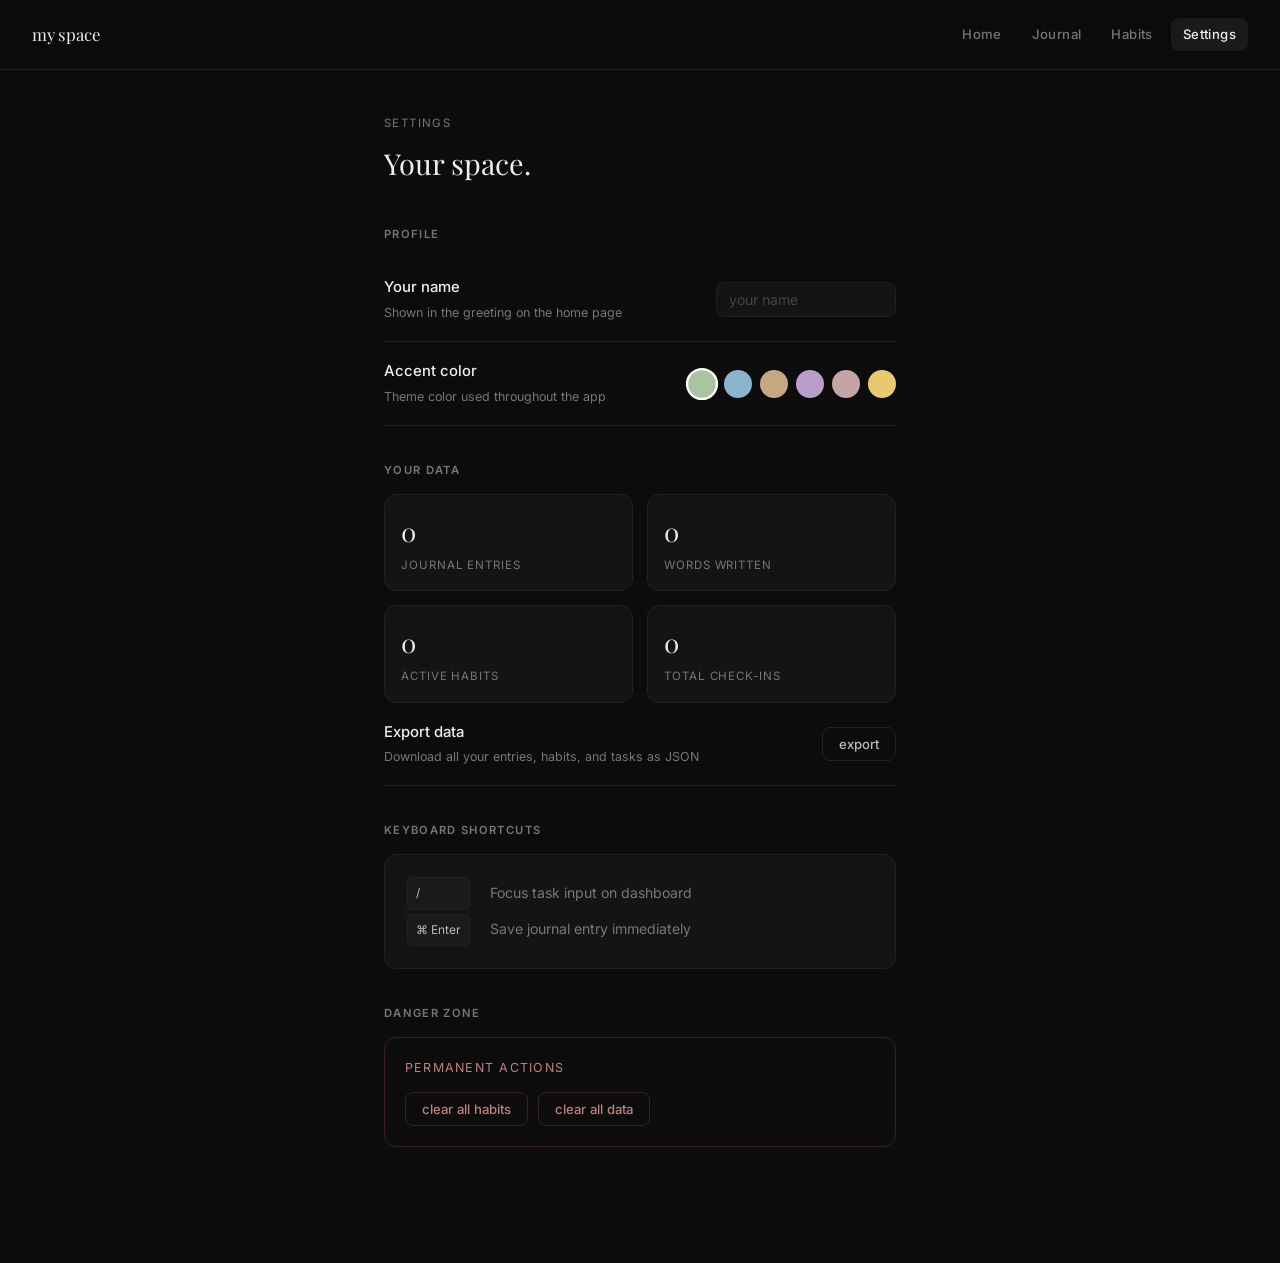
<file: settings.html>
<!DOCTYPE html>
<html lang="en">
<head>
  <meta charset="UTF-8">
  <meta name="viewport" content="width=device-width, initial-scale=1.0">
  <title>Settings — My Space</title>
  <link rel="preconnect" href="https://fonts.googleapis.com">
  <link href="https://fonts.googleapis.com/css2?family=Inter:wght@300;400;500;600&family=Playfair+Display:ital,wght@0,400;1,400&display=swap" rel="stylesheet">
  <link rel="stylesheet" href="shared.css">
  <style>
    main { max-width: 560px; margin: 0 auto; padding: 44px 24px 80px; }

    .page-header { margin-bottom: 40px; }
    .page-label { font-size: 0.72rem; text-transform: uppercase; letter-spacing: 0.12em; color: var(--text-dim); margin-bottom: 8px; }
    h1 { font-family: 'Playfair Display', serif; font-size: 1.8rem; color: var(--text-bright); font-weight: 400; }

    .settings-group { margin-bottom: 36px; }

    .setting-row {
      display: flex; align-items: center; justify-content: space-between;
      padding: 18px 0; border-bottom: 1px solid var(--border);
      gap: 20px;
    }

    .setting-row:first-child { border-top: 1px solid var(--border); }

    .setting-info { flex: 1; }
    .setting-name { font-size: 0.93rem; color: var(--text-bright); font-weight: 500; }
    .setting-desc { font-size: 0.78rem; color: var(--text-dim); margin-top: 3px; }

    .setting-control { flex-shrink: 0; }

    .name-input {
      background: var(--surface) !important;
      border: 1px solid var(--border) !important;
      border-radius: 8px !important;
      padding: 8px 12px !important;
      width: 180px !important;
      font-size: 0.88rem !important;
    }

    /* Color swatches */
    .color-swatches { display: flex; gap: 8px; flex-wrap: wrap; }

    .swatch {
      width: 28px; height: 28px; border-radius: 50%;
      cursor: pointer; border: 2px solid transparent;
      transition: all 0.15s; flex-shrink: 0;
    }

    .swatch.selected { border-color: white; transform: scale(1.15); }

    /* Stats */
    .stats-grid { display: grid; grid-template-columns: 1fr 1fr; gap: 14px; margin-top: 14px; }

    .stat-item {
      background: var(--surface); border: 1px solid var(--border);
      border-radius: var(--radius); padding: 16px;
    }

    .stat-num { font-family: 'Playfair Display', serif; font-size: 1.6rem; color: var(--text-bright); }
    .stat-label { font-size: 0.72rem; color: var(--text-dim); text-transform: uppercase; letter-spacing: 0.08em; margin-top: 4px; }

    /* Danger zone */
    .danger-zone { border: 1px solid var(--danger-dark); border-radius: var(--radius); padding: 20px; }
    .danger-title { font-size: 0.78rem; color: var(--danger); text-transform: uppercase; letter-spacing: 0.1em; margin-bottom: 14px; }
  </style>
</head>
<body>

<nav class="topnav">
  <a href="index.html" class="nav-brand">my space</a>
  <div class="nav-links">
    <a href="index.html">Home</a>
    <a href="journal.html">Journal</a>
    <a href="habits.html">Habits</a>
    <a href="settings.html" class="active">Settings</a>
  </div>
</nav>

<nav class="bottom-nav">
  <a href="index.html">
    <svg viewBox="0 0 24 24" fill="none" stroke="currentColor" stroke-width="2"><path d="M3 9l9-7 9 7v11a2 2 0 01-2 2H5a2 2 0 01-2-2z"/><polyline points="9 22 9 12 15 12 15 22"/></svg>
    Home
  </a>
  <a href="journal.html">
    <svg viewBox="0 0 24 24" fill="none" stroke="currentColor" stroke-width="2"><path d="M14 2H6a2 2 0 00-2 2v16a2 2 0 002 2h12a2 2 0 002-2V8z"/><polyline points="14 2 14 8 20 8"/></svg>
    Journal
  </a>
  <a href="habits.html">
    <svg viewBox="0 0 24 24" fill="none" stroke="currentColor" stroke-width="2"><polyline points="9 11 12 14 22 4"/><path d="M21 12v7a2 2 0 01-2 2H5a2 2 0 01-2-2V5a2 2 0 012-2h11"/></svg>
    Habits
  </a>
  <a href="settings.html" class="active">
    <svg viewBox="0 0 24 24" fill="none" stroke="currentColor" stroke-width="2"><circle cx="12" cy="12" r="3"/><path d="M19.4 15a1.65 1.65 0 00.33 1.82l.06.06a2 2 0 010 2.83 2 2 0 01-2.83 0l-.06-.06a1.65 1.65 0 00-1.82-.33 1.65 1.65 0 00-1 1.51V21a2 2 0 01-2 2 2 2 0 01-2-2v-.09A1.65 1.65 0 009 19.4a1.65 1.65 0 00-1.82.33l-.06.06a2 2 0 01-2.83 0 2 2 0 010-2.83l.06-.06A1.65 1.65 0 004.68 15a1.65 1.65 0 00-1.51-1H3a2 2 0 01-2-2 2 2 0 012-2h.09A1.65 1.65 0 004.6 9a1.65 1.65 0 00-.33-1.82l-.06-.06a2 2 0 010-2.83 2 2 0 012.83 0l.06.06A1.65 1.65 0 009 4.68a1.65 1.65 0 001-1.51V3a2 2 0 012-2 2 2 0 012 2v.09a1.65 1.65 0 001 1.51 1.65 1.65 0 001.82-.33l.06-.06a2 2 0 012.83 0 2 2 0 010 2.83l-.06.06A1.65 1.65 0 0019.4 9a1.65 1.65 0 001.51 1H21a2 2 0 012 2 2 2 0 01-2 2h-.09a1.65 1.65 0 00-1.51 1z"/></svg>
    Settings
  </a>
</nav>

<main>
  <div class="page-header fade-up">
    <div class="page-label">settings</div>
    <h1>Your space.</h1>
  </div>

  <div class="settings-group fade-up-2">
    <div class="section-label">profile</div>

    <div class="setting-row">
      <div class="setting-info">
        <div class="setting-name">Your name</div>
        <div class="setting-desc">Shown in the greeting on the home page</div>
      </div>
      <div class="setting-control">
        <input type="text" class="name-input" id="nameInput" placeholder="your name" maxlength="30">
      </div>
    </div>

    <div class="setting-row">
      <div class="setting-info">
        <div class="setting-name">Accent color</div>
        <div class="setting-desc">Theme color used throughout the app</div>
      </div>
      <div class="setting-control">
        <div class="color-swatches" id="colorSwatches">
          <div class="swatch" data-color="#a8c5a0" style="background:#a8c5a0" title="Sage"></div>
          <div class="swatch" data-color="#89b4cc" style="background:#89b4cc" title="Blue"></div>
          <div class="swatch" data-color="#c4a882" style="background:#c4a882" title="Warm"></div>
          <div class="swatch" data-color="#b89ec8" style="background:#b89ec8" title="Lavender"></div>
          <div class="swatch" data-color="#c4a4a4" style="background:#c4a4a4" title="Rose"></div>
          <div class="swatch" data-color="#e8c96e" style="background:#e8c96e" title="Gold"></div>
        </div>
      </div>
    </div>
  </div>

  <div class="settings-group fade-up-3">
    <div class="section-label">your data</div>

    <div class="stats-grid" id="statsGrid"></div>

    <div class="setting-row">
      <div class="setting-info">
        <div class="setting-name">Export data</div>
        <div class="setting-desc">Download all your entries, habits, and tasks as JSON</div>
      </div>
      <div class="setting-control">
        <button class="btn" id="exportBtn">export</button>
      </div>
    </div>
  </div>

  <div class="settings-group">
    <div class="section-label">keyboard shortcuts</div>
    <div class="card" style="font-size:0.88rem;line-height:2.2">
      <div style="display:grid;grid-template-columns:auto 1fr;gap:4px 20px;align-items:center">
        <kbd style="font-size:0.75rem;background:var(--surface2);border:1px solid var(--border);border-radius:5px;padding:2px 8px;font-family:inherit">/</kbd>
        <span style="color:var(--text-dim)">Focus task input on dashboard</span>
        <kbd style="font-size:0.75rem;background:var(--surface2);border:1px solid var(--border);border-radius:5px;padding:2px 8px;font-family:inherit">⌘ Enter</kbd>
        <span style="color:var(--text-dim)">Save journal entry immediately</span>
      </div>
    </div>
  </div>

  <div class="settings-group">
    <div class="section-label">danger zone</div>
    <div class="danger-zone">
      <div class="danger-title">Permanent actions</div>
      <div style="display:flex;gap:10px;flex-wrap:wrap">
        <button class="btn btn-danger" id="clearHabitsBtn">clear all habits</button>
        <button class="btn btn-danger" id="clearAllBtn">clear all data</button>
      </div>
    </div>
  </div>
</main>

<script src="shared.js"></script>
<script>
const COLORS = ['#a8c5a0','#89b4cc','#c4a882','#b89ec8','#c4a4a4','#e8c96e'];
let settings = getSettings();

// Name
const nameInput = document.getElementById('nameInput');
nameInput.value = settings.name || '';
nameInput.addEventListener('input', () => {
  settings.name = nameInput.value.trim();
  saveSettings();
});

// Colors
function updateSwatches() {
  document.querySelectorAll('.swatch').forEach(s => {
    s.classList.toggle('selected', s.dataset.color === settings.accent);
  });
}

document.getElementById('colorSwatches').querySelectorAll('.swatch').forEach(s => {
  s.addEventListener('click', () => {
    settings.accent = s.dataset.color;
    saveSettings();
    applyAccent();
    updateSwatches();
    toast('Color updated', 'success');
  });
});

updateSwatches();

function saveSettings() {
  localStorage.setItem('settings', JSON.stringify(settings));
}

// Stats
function renderStats() {
  const entries = JSON.parse(localStorage.getItem('journalEntries') || '{}');
  const habits = JSON.parse(localStorage.getItem('habits') || '[]');
  const checks = JSON.parse(localStorage.getItem('checks') || '{}');

  // Count total check-ins
  let totalCheckins = 0;
  Object.values(checks).forEach(day => { totalCheckins += Object.values(day).filter(Boolean).length; });

  // Total words
  let totalWords = 0;
  Object.values(entries).forEach(e => {
    const text = typeof e === 'object' ? (e.text || '') : (e || '');
    if (text.trim()) totalWords += text.trim().split(/\s+/).length;
  });

  document.getElementById('statsGrid').innerHTML = `
    <div class="stat-item"><div class="stat-num">${Object.keys(entries).length}</div><div class="stat-label">journal entries</div></div>
    <div class="stat-item"><div class="stat-num">${totalWords.toLocaleString()}</div><div class="stat-label">words written</div></div>
    <div class="stat-item"><div class="stat-num">${habits.length}</div><div class="stat-label">active habits</div></div>
    <div class="stat-item"><div class="stat-num">${totalCheckins}</div><div class="stat-label">total check-ins</div></div>
  `;
}

renderStats();

// Export
document.getElementById('exportBtn').addEventListener('click', exportData);

// Clear
document.getElementById('clearHabitsBtn').addEventListener('click', () => {
  if (!confirm('Remove all habits and check-in history? This cannot be undone.')) return;
  localStorage.removeItem('habits');
  localStorage.removeItem('checks');
  toast('Habits cleared');
  renderStats();
});

document.getElementById('clearAllBtn').addEventListener('click', () => {
  if (!confirm('Delete ALL your data — journal, habits, tasks? This cannot be undone.')) return;
  if (!confirm('Are you sure? This is permanent.')) return;
  const keep = ['settings'];
  Object.keys(localStorage).filter(k => !keep.includes(k)).forEach(k => localStorage.removeItem(k));
  toast('All data cleared');
  renderStats();
});
</script>
</body>
</html>
</file>
<file: shared.css>
*, *::before, *::after { box-sizing: border-box; margin: 0; padding: 0; }

:root {
  --bg: #0c0c0c;
  --surface: #141414;
  --surface2: #1a1a1a;
  --border: #222;
  --muted: #444;
  --text-dim: #777;
  --text: #bbb;
  --text-bright: #eee;
  --accent: #a8c5a0;
  --accent-dark: #2a3d2a;
  --danger: #c08080;
  --danger-dark: #3a2020;
  --radius: 12px;
}

body {
  background: var(--bg);
  color: var(--text);
  font-family: 'Inter', sans-serif;
  font-size: 15px;
  line-height: 1.6;
  min-height: 100vh;
  -webkit-font-smoothing: antialiased;
}

/* Nav */
nav.topnav {
  display: flex;
  align-items: center;
  justify-content: space-between;
  padding: 18px 32px;
  border-bottom: 1px solid var(--border);
  position: sticky;
  top: 0;
  background: rgba(12,12,12,0.92);
  backdrop-filter: blur(12px);
  z-index: 100;
}

.nav-brand {
  font-family: 'Playfair Display', serif;
  font-size: 1.05rem;
  color: var(--text-bright);
  text-decoration: none;
  letter-spacing: -0.01em;
}

.nav-links { display: flex; gap: 6px; align-items: center; }

.nav-links a {
  color: var(--text-dim);
  text-decoration: none;
  font-size: 0.82rem;
  font-weight: 500;
  letter-spacing: 0.03em;
  padding: 6px 12px;
  border-radius: 8px;
  transition: all 0.15s;
}

.nav-links a:hover { color: var(--text); background: var(--surface); }
.nav-links a.active { color: var(--text-bright); background: var(--surface2); }

/* Bottom nav (mobile) */
.bottom-nav {
  display: none;
  position: fixed;
  bottom: 0; left: 0; right: 0;
  background: rgba(12,12,12,0.95);
  backdrop-filter: blur(12px);
  border-top: 1px solid var(--border);
  padding: 10px 0 max(10px, env(safe-area-inset-bottom));
  z-index: 100;
  grid-template-columns: repeat(4, 1fr);
}

.bottom-nav a {
  display: flex;
  flex-direction: column;
  align-items: center;
  gap: 4px;
  text-decoration: none;
  color: var(--text-dim);
  font-size: 0.65rem;
  letter-spacing: 0.04em;
  padding: 4px 0;
  transition: color 0.15s;
}

.bottom-nav a.active { color: var(--accent); }
.bottom-nav a svg { width: 20px; height: 20px; }

@media (max-width: 640px) {
  nav.topnav .nav-links { display: none; }
  .bottom-nav { display: grid; }
  body { padding-bottom: 70px; }
}

/* Toast */
#toast-container {
  position: fixed;
  bottom: 24px;
  right: 24px;
  z-index: 9999;
  display: flex;
  flex-direction: column;
  gap: 8px;
  pointer-events: none;
}

@media (max-width: 640px) {
  #toast-container { bottom: 80px; right: 16px; left: 16px; }
}

.toast {
  background: var(--surface2);
  border: 1px solid var(--border);
  border-radius: 10px;
  padding: 10px 16px;
  font-size: 0.82rem;
  color: var(--text);
  display: flex;
  align-items: center;
  gap: 8px;
  animation: toastIn 0.25s ease both;
  pointer-events: auto;
  max-width: 280px;
  box-shadow: 0 4px 24px rgba(0,0,0,0.4);
}

.toast.success { border-color: #2a3d2a; }
.toast.success .toast-dot { background: var(--accent); }
.toast.error { border-color: #3a2020; }
.toast.error .toast-dot { background: var(--danger); }
.toast-dot { width: 6px; height: 6px; border-radius: 50%; background: var(--muted); flex-shrink: 0; }

.toast.out { animation: toastOut 0.2s ease both; }

@keyframes toastIn { from { opacity:0; transform:translateY(8px) scale(0.97); } to { opacity:1; transform:none; } }
@keyframes toastOut { from { opacity:1; transform:none; } to { opacity:0; transform:translateY(4px) scale(0.97); } }

/* Buttons */
.btn {
  display: inline-flex;
  align-items: center;
  gap: 6px;
  padding: 8px 16px;
  border-radius: 8px;
  font-size: 0.82rem;
  font-weight: 500;
  cursor: pointer;
  text-decoration: none;
  transition: all 0.15s;
  border: 1px solid var(--border);
  background: transparent;
  color: var(--text);
  font-family: 'Inter', sans-serif;
  white-space: nowrap;
}

.btn:hover { border-color: var(--muted); color: var(--text-bright); background: var(--surface); }
.btn-accent { border-color: var(--accent); color: var(--accent); }
.btn-accent:hover { background: var(--accent); color: #0c0c0c; border-color: var(--accent); }
.btn-ghost { border-color: transparent; color: var(--text-dim); }
.btn-ghost:hover { color: var(--text); background: var(--surface); border-color: var(--border); }
.btn-danger { border-color: var(--danger-dark); color: var(--danger); }
.btn-danger:hover { background: var(--danger-dark); }
.btn-sm { padding: 5px 12px; font-size: 0.78rem; }

/* Section label */
.section-label {
  font-size: 0.7rem;
  text-transform: uppercase;
  letter-spacing: 0.12em;
  color: var(--text-dim);
  margin-bottom: 14px;
  font-weight: 600;
}

/* Card */
.card {
  background: var(--surface);
  border: 1px solid var(--border);
  border-radius: var(--radius);
  padding: 22px;
  margin-bottom: 28px;
}

/* Input */
input[type="text"], input[type="email"] {
  background: var(--surface);
  border: 1px solid var(--border);
  border-radius: 8px;
  padding: 10px 14px;
  color: var(--text);
  font-family: 'Inter', sans-serif;
  font-size: 0.92rem;
  outline: none;
  transition: border-color 0.2s;
  width: 100%;
}

input[type="text"]:focus, input[type="email"]:focus { border-color: var(--muted); }
input::placeholder { color: var(--muted); }

/* Fade-up animation */
@keyframes fadeUp {
  from { opacity:0; transform:translateY(16px); }
  to { opacity:1; transform:none; }
}

.fade-up { animation: fadeUp 0.4s ease both; }
.fade-up-2 { animation: fadeUp 0.4s 0.05s ease both; }
.fade-up-3 { animation: fadeUp 0.4s 0.1s ease both; }
</file>
